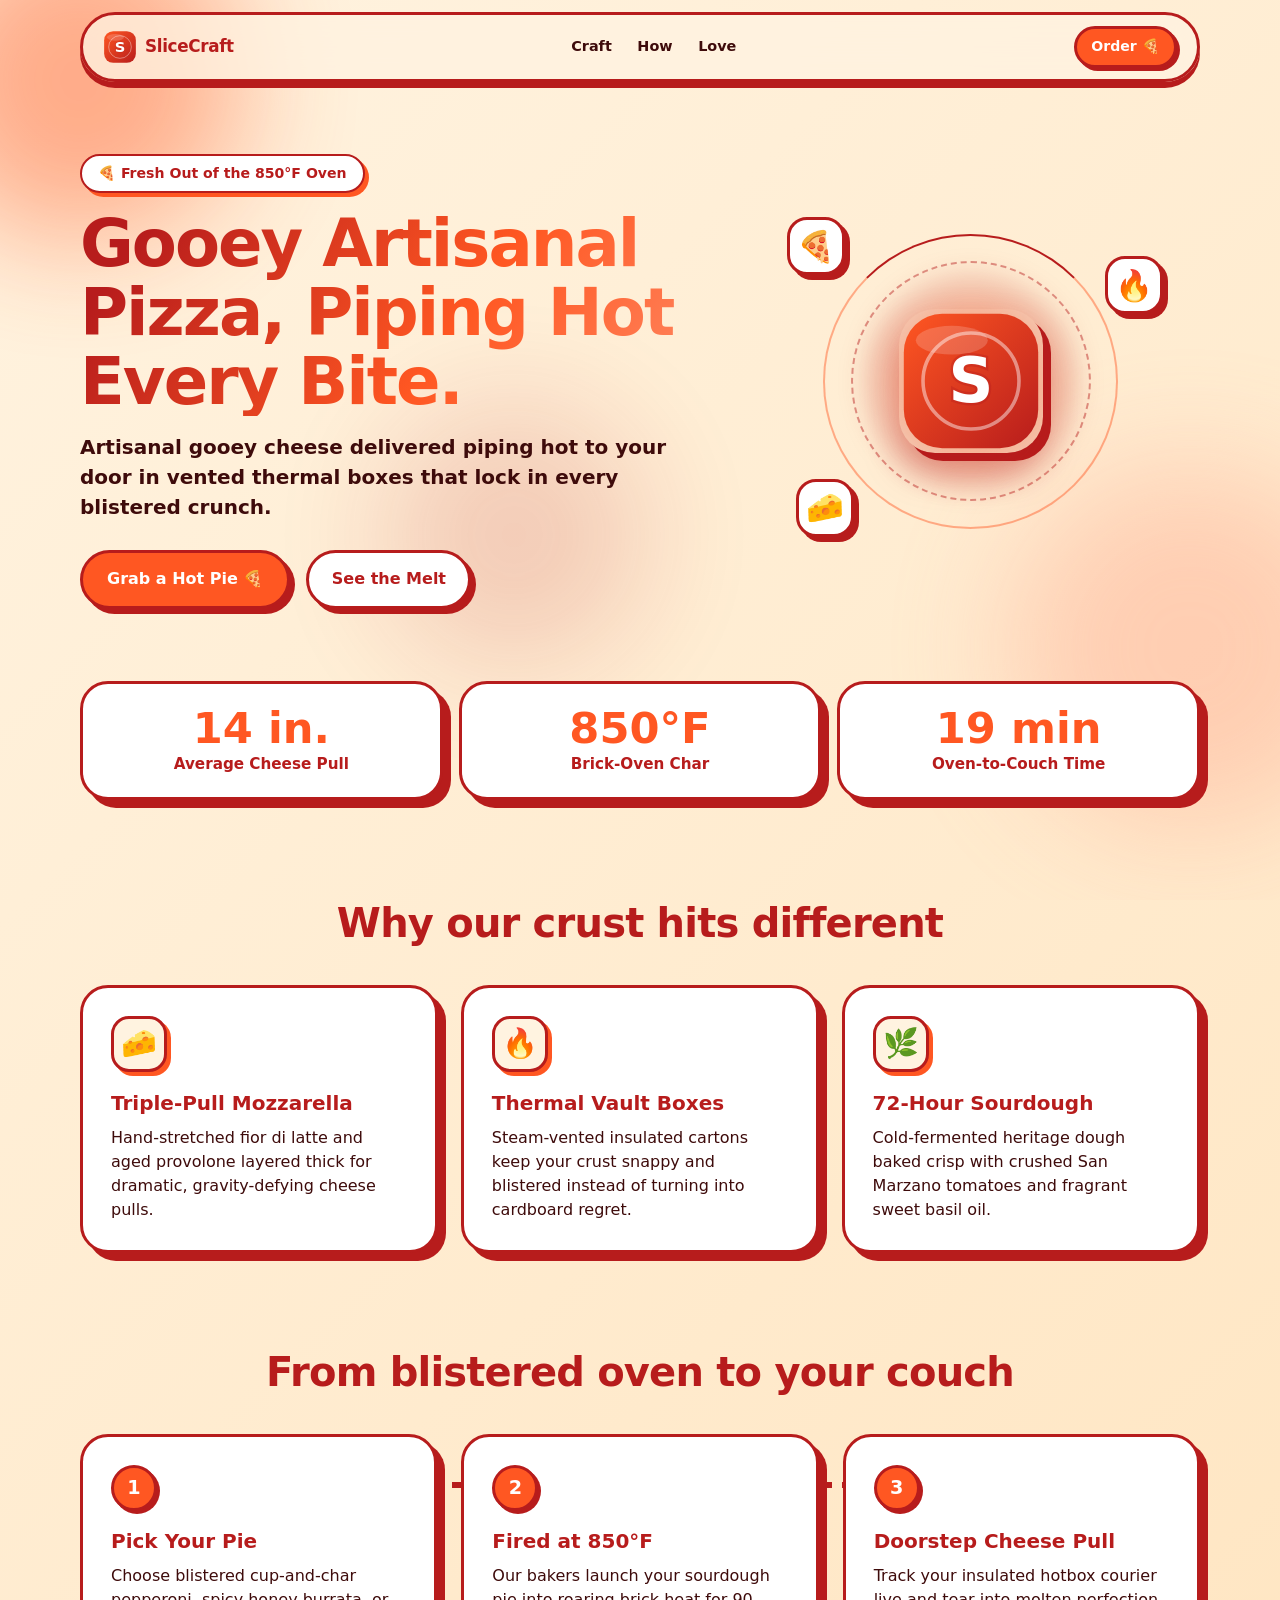
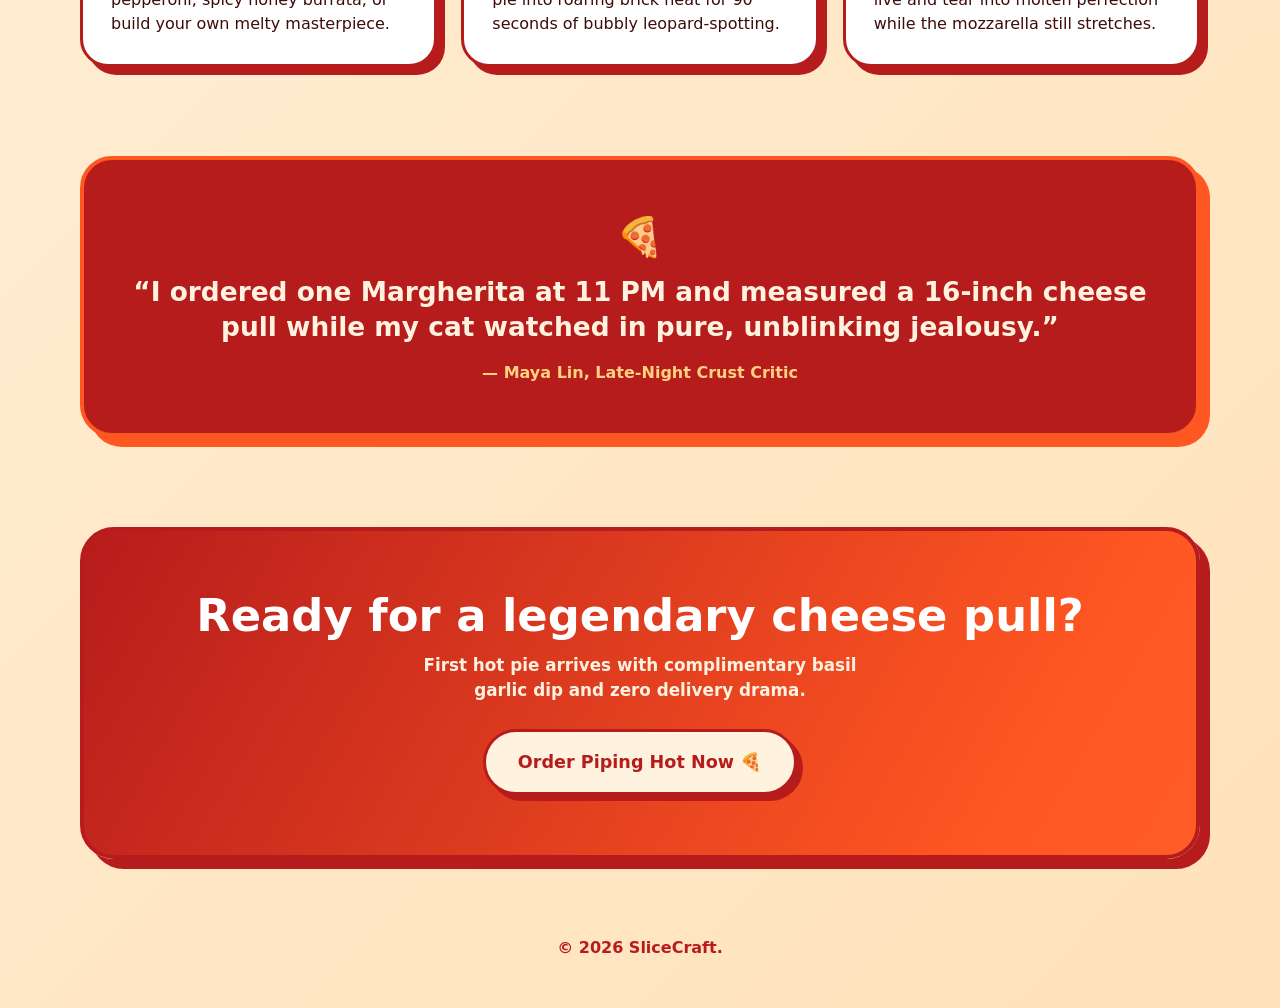
<file: sites/slicecraft-artisanal-gooey-che-20261126-132448/index.html>
<!DOCTYPE html>
<html lang="en">
<head>
  <meta charset="UTF-8">
  <meta name="viewport" content="width=device-width, initial-scale=1.0">
  <title>SliceCraft — Artisanal Gooey Cheese Delivered Hot</title>
  <link rel="stylesheet" href="style.css">
</head>
<body>
  <div class="bg-canvas" aria-hidden="true">
    <span class="blob blob-1"></span>
    <span class="blob blob-2"></span>
    <span class="blob blob-3"></span>
  </div>

  <header class="nav-wrap">
    <nav class="nav" aria-label="Primary">
      <a href="#top" class="brand">
        <span class="brand-logo"><svg xmlns="http://www.w3.org/2000/svg" width="120" height="120" viewBox="0 0 120 120"><defs><linearGradient id="gB71C1CFF5722" x1="0" y1="0" x2="1" y2="1"><stop offset="0" stop-color="#FF5722"/><stop offset="1" stop-color="#B71C1C"/></linearGradient></defs><rect x="4" y="4" width="112" height="112" rx="32" fill="url(#gB71C1CFF5722)"/><circle cx="60" cy="60" r="40" fill="none" stroke="#FFFFFF" stroke-opacity=".45" stroke-width="3"/><ellipse cx="44" cy="26" rx="30" ry="12" fill="#FFFFFF" fill-opacity=".18"/><text x="60" y="63" font-family="system-ui, Arial, sans-serif" font-size="52" font-weight="800" fill="#FFFFFF" text-anchor="middle" dominant-baseline="middle" style="paint-order:stroke" stroke="#B71C1C" stroke-opacity=".35" stroke-width="4">S</text></svg></span>
        <span>SliceCraft</span>
      </a>
      <div class="nav-links">
        <a href="#features">Craft</a>
        <a href="#how">How</a>
        <a href="#reviews">Love</a>
      </div>
      <a href="#order" class="btn btn-pill">Order 🍕</a>
    </nav>
  </header>

  <main id="top">
    <section class="hero container">
      <div class="hero-copy">
        <span class="badge stagger-1">🍕 Fresh Out of the 850°F Oven</span>
        <h1 class="stagger-2">Gooey Artisanal Pizza, Piping Hot Every Bite.</h1>
        <p class="hero-sub stagger-3">Artisanal gooey cheese delivered piping hot to your door in vented thermal boxes that lock in every blistered crunch.</p>
        <div class="hero-actions stagger-4">
          <a href="#order" class="btn btn-primary">Grab a Hot Pie 🍕</a>
          <a href="#how" class="btn btn-secondary">See the Melt</a>
        </div>
      </div>

      <div class="hero-stage" aria-hidden="true">
        <div class="glow-orb"></div>
        <div class="ring ring-1"></div>
        <div class="ring ring-2"></div>
        <div class="hero-logo-wrap">
          <svg xmlns="http://www.w3.org/2000/svg" width="120" height="120" viewBox="0 0 120 120"><defs><linearGradient id="gB71C1CFF5722" x1="0" y1="0" x2="1" y2="1"><stop offset="0" stop-color="#FF5722"/><stop offset="1" stop-color="#B71C1C"/></linearGradient></defs><rect x="4" y="4" width="112" height="112" rx="32" fill="url(#gB71C1CFF5722)"/><circle cx="60" cy="60" r="40" fill="none" stroke="#FFFFFF" stroke-opacity=".45" stroke-width="3"/><ellipse cx="44" cy="26" rx="30" ry="12" fill="#FFFFFF" fill-opacity=".18"/><text x="60" y="63" font-family="system-ui, Arial, sans-serif" font-size="52" font-weight="800" fill="#FFFFFF" text-anchor="middle" dominant-baseline="middle" style="paint-order:stroke" stroke="#B71C1C" stroke-opacity=".35" stroke-width="4">S</text></svg>
        </div>
        <span class="sticker sticker-1">🍕</span>
        <span class="sticker sticker-2">🧀</span>
        <span class="sticker sticker-3">🔥</span>
      </div>
    </section>

    <section class="stats container reveal" aria-label="SliceCraft stats">
      <div class="stat-card"><strong>14 in.</strong><span>Average Cheese Pull</span></div>
      <div class="stat-card"><strong>850°F</strong><span>Brick-Oven Char</span></div>
      <div class="stat-card"><strong>19 min</strong><span>Oven-to-Couch Time</span></div>
    </section>

    <section id="features" class="section container reveal">
      <h2 class="section-title">Why our crust hits different</h2>
      <div class="grid-3">
        <article class="card">
          <span class="chip">🧀</span>
          <h3>Triple-Pull Mozzarella</h3>
          <p>Hand-stretched fior di latte and aged provolone layered thick for dramatic, gravity-defying cheese pulls.</p>
        </article>
        <article class="card">
          <span class="chip">🔥</span>
          <h3>Thermal Vault Boxes</h3>
          <p>Steam-vented insulated cartons keep your crust snappy and blistered instead of turning into cardboard regret.</p>
        </article>
        <article class="card">
          <span class="chip">🌿</span>
          <h3>72-Hour Sourdough</h3>
          <p>Cold-fermented heritage dough baked crisp with crushed San Marzano tomatoes and fragrant sweet basil oil.</p>
        </article>
      </div>
    </section>

    <section id="how" class="section container reveal">
      <h2 class="section-title">From blistered oven to your couch</h2>
      <div class="steps">
        <div class="step">
          <span class="step-num">1</span>
          <h3>Pick Your Pie</h3>
          <p>Choose blistered cup-and-char pepperoni, spicy honey burrata, or build your own melty masterpiece.</p>
        </div>
        <div class="step">
          <span class="step-num">2</span>
          <h3>Fired at 850°F</h3>
          <p>Our bakers launch your sourdough pie into roaring brick heat for 90 seconds of bubbly leopard-spotting.</p>
        </div>
        <div class="step">
          <span class="step-num">3</span>
          <h3>Doorstep Cheese Pull</h3>
          <p>Track your insulated hotbox courier live and tear into molten perfection while the mozzarella still stretches.</p>
        </div>
      </div>
    </section>

    <section id="reviews" class="section container reveal">
      <blockquote class="quote-card">
        <span class="quote-mark" aria-hidden="true">🍕</span>
        <p>“I ordered one Margherita at 11 PM and measured a 16-inch cheese pull while my cat watched in pure, unblinking jealousy.”</p>
        <footer>
— <strong>Maya Lin</strong>, Late-Night Crust Critic</footer>
      </blockquote>
    </section>

    <section id="order" class="section container reveal">
      <div class="cta-band">
        <h2>Ready for a legendary cheese pull?</h2>
        <p>First hot pie arrives with complimentary basil garlic dip and zero delivery drama.</p>
        <a href="#top" class="btn btn-cta">Order Piping Hot Now 🍕</a>
      </div>
    </section>
  </main>

  <footer class="site-footer">© 2026 SliceCraft.</footer>
</body>
</html>
</file>
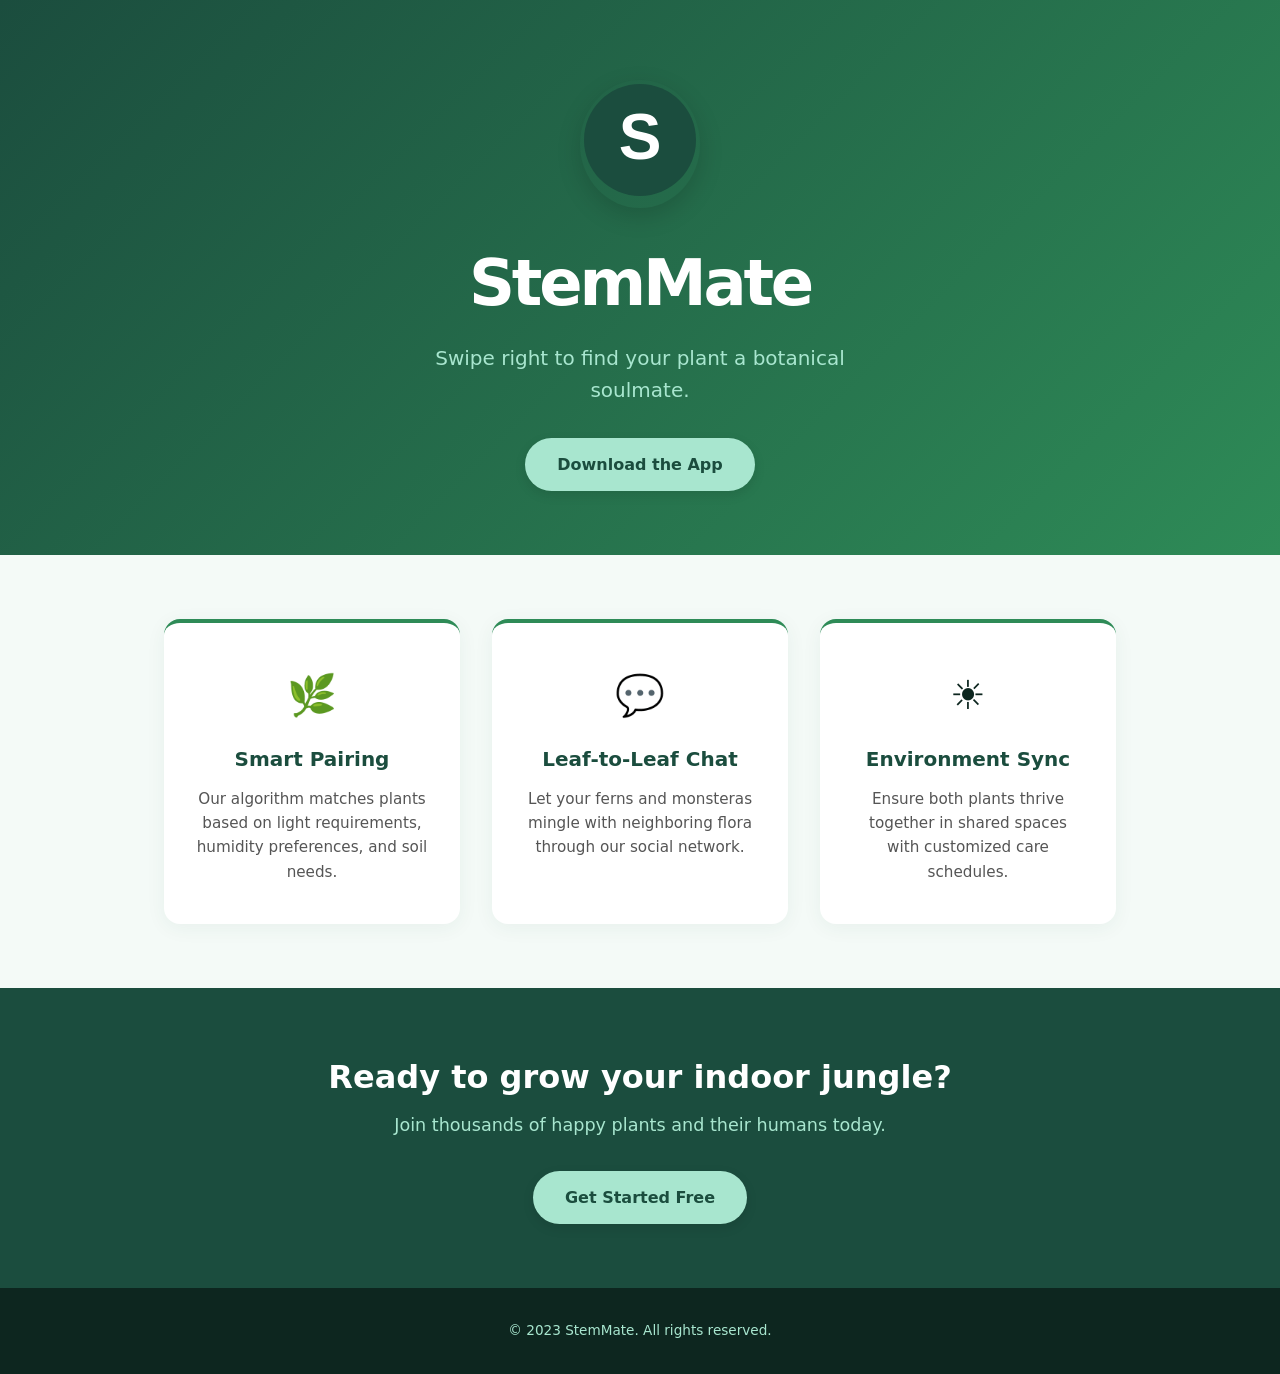
<file: sites/stemmate-20261126-044726/index.html>
<!DOCTYPE html>
<html lang="en">
<head>
    <meta charset="UTF-8">
    <meta name="viewport" content="width=device-width, initial-scale=1.0">
    <title>StemMate</title>
    <link rel="stylesheet" href="style.css">
</head>
<body>
    <header class="hero">
        <div class="logo-container">
            <svg xmlns="http://www.w3.org/2000/svg" width="120" height="120" viewBox="0 0 120 120"><circle cx="60" cy="60" r="56" fill="#1B4D3E"/><text x="60" y="62" font-family="Arial, sans-serif" font-size="64" font-weight="bold" fill="#FFFFFF" text-anchor="middle" dominant-baseline="middle">S</text></svg>
        </div>
        <h1>StemMate</h1>
        <p class="tagline">Swipe right to find your plant a botanical soulmate.</p>
        <a href="#cta" class="btn">Download the App</a>
    </header>

    <main class="features">
        <div class="feature-card">
            <div class="feature-icon">🌿</div>
            <h3>Smart Pairing</h3>
            <p>Our algorithm matches plants based on light requirements, humidity preferences, and soil needs.</p>
        </div>
        <div class="feature-card">
            <div class="feature-icon">💬</div>
            <h3>Leaf-to-Leaf Chat</h3>
            <p>Let your ferns and monsteras mingle with neighboring flora through our social network.</p>
        </div>
        <div class="feature-card">
            <div class="feature-icon">☀️</div>
            <h3>Environment Sync</h3>
            <p>Ensure both plants thrive together in shared spaces with customized care schedules.</p>
        </div>
    </main>

    <section id="cta" class="cta-section">
        <h2>Ready to grow your indoor jungle?</h2>
        <p>Join thousands of happy plants and their humans today.</p>
        <a href="#" class="btn btn-light">Get Started Free</a>
    </section>

    <footer>
        <p>&copy; 2023 StemMate. All rights reserved.</p>
    </footer>
</body>
</html>
</file>
<file: sites/slicecraft-artisanal-gooey-che-20261126-132448/style.css>
:root {
  --dark: #B71C1C;
  --bright: #FF5722;
  --light: #FFF3E0;
  --ink: #3E0B0B;
  --radius: 28px;
  --shadow: 8px 8px 0 var(--dark);
}
*, *::before, *::after { box-sizing: border-box; }
html { scroll-behavior: smooth; }
body {
  margin: 0;
  font-family: system-ui, -apple-system, BlinkMacSystemFont, "Segoe UI", Roboto, sans-serif;
  color: var(--ink);
  background: linear-gradient(135deg, var(--light), #FFE2BA, #FFD3B6, var(--light));
  background-size: 300% 300%;
  animation: bgShift 14s ease infinite;
  overflow-x: clip;
  line-height: 1.5;
}
.bg-canvas { position: fixed; inset: 0; z-index: -1; pointer-events: none; overflow: hidden; }
.blob {
  position: absolute; border-radius: 50%; filter: blur(60px); opacity: 0.45;
  animation: blobDrift 16s ease-in-out infinite alternate;
}
.blob-1 { width: 320px; height: 320px; background: var(--bright); top: -80px; left: -80px; }
.blob-2 { width: 360px; height: 360px; background: #FFAB91; bottom: 8%; right: -90px; animation-delay: -5s; }
.blob-3 { width: 260px; height: 260px; background: var(--dark); top: 45%; left: 30%; opacity: 0.16; animation-delay: -9s; }
.container { width: min(1120px, 100% - 2rem); margin-inline: auto; }
.nav-wrap {
  position: sticky; top: 0.75rem; z-index: 50; width: min(1120px, 100% - 1.5rem); margin: 0.75rem auto 0;
}
.nav {
  display: flex; align-items: center; justify-content: space-between; gap: 0.6rem;
  padding: 0.6rem 0.9rem; border-radius: 999px;
  background: rgba(255, 243, 224, 0.78); backdrop-filter: blur(14px); -webkit-backdrop-filter: blur(14px);
  border: 3px solid var(--dark); box-shadow: 0 6px 0 var(--dark);
}
.brand { display: inline-flex; align-items: center; gap: 0.5rem; text-decoration: none; color: var(--dark); font-weight: 900; font-size: 1.05rem; letter-spacing: -0.02em; }
.brand-logo { width: 34px; height: 34px; display: inline-flex; flex-shrink: 0; }
.brand-logo svg { width: 100%; height: 100%; }
.nav-links { display: flex; align-items: center; gap: 0.85rem; }
.nav-links a { text-decoration: none; color: var(--ink); font-weight: 700; font-size: 0.9rem; transition: color 0.2s; }
.nav-links a:hover { color: var(--bright); }
.btn {
  position: relative; overflow: hidden; display: inline-flex; align-items: center; justify-content: center;
  gap: 0.4rem; text-decoration: none; font-weight: 800; border-radius: 999px; border: 3px solid var(--dark);
  cursor: pointer; transition: transform 0.25s cubic-bezier(0.34, 1.56, 0.64, 1), box-shadow 0.25s ease;
}
.btn::after {
  content: ""; position: absolute; inset: 0; width: 45%; background: linear-gradient(120deg, transparent, rgba(255,255,255,0.55), transparent);
  transform: translateX(-160%) skewX(-20deg); transition: transform 0.6s ease;
}
.btn:hover { transform: translateY(-4px) scale(1.02); }
.btn:hover::after { transform: translateX(260%) skewX(-20deg); }
.btn-pill { padding: 0.45rem 0.9rem; font-size: 0.88rem; background: var(--bright); color: #FFF; box-shadow: 3px 3px 0 var(--dark); white-space: nowrap; }
.btn-primary { padding: 0.9rem 1.5rem; background: var(--bright); color: #FFF; box-shadow: 5px 5px 0 var(--dark); }
.btn-secondary { padding: 0.9rem 1.4rem; background: #FFF; color: var(--dark); box-shadow: 5px 5px 0 var(--dark); }
.hero {
  display: grid; grid-template-columns: 1fr; gap: 2.5rem; align-items: center;
  padding: 3rem 0 2.5rem;
}
.badge {
  display: inline-block; padding: 0.45rem 1rem; border-radius: 999px; background: #FFF;
  border: 2px solid var(--dark); box-shadow: 4px 4px 0 var(--bright); font-weight: 800; font-size: 0.88rem; color: var(--dark);
}
h1 {
  margin: 1rem 0; font-size: clamp(2.3rem, 6.2vw, 4.1rem); line-height: 1.05; letter-spacing: -0.03em; font-weight: 900;
  background: linear-gradient(125deg, var(--dark) 10%, var(--bright) 60%, #FF8A65 100%);
  -webkit-background-clip: text; background-clip: text; color: transparent;
}
.hero-sub { font-size: clamp(1.05rem, 2.2vw, 1.25rem); max-width: 46ch; margin: 0 0 1.75rem; font-weight: 600; }
.hero-actions { display: flex; flex-wrap: wrap; gap: 1rem; }
.stagger-1, .stagger-2, .stagger-3, .stagger-4 { opacity: 0; animation: fadeUp 0.7s cubic-bezier(0.22, 1, 0.36, 1) forwards; }
.stagger-1 { animation-delay: 0.08s; } .stagger-2 { animation-delay: 0.2s; }
.stagger-3 { animation-delay: 0.32s; } .stagger-4 { animation-delay: 0.44s; }
.hero-stage {
  position: relative; min-height: 310px; display: grid; place-items: center;
}
.glow-orb {
  position: absolute; width: 220px; height: 220px; border-radius: 50%;
  background: radial-gradient(circle, rgba(255,87,34,0.65), rgba(183,28,28,0.18) 65%, transparent 75%);
  filter: blur(12px);
}
.ring {
  position: absolute; border-radius: 50%; border: 2px dashed rgba(183, 28, 28, 0.45);
}
.ring-1 { width: 240px; height: 240px; animation: spin 18s linear infinite; }
.ring-2 { width: 295px; height: 295px; border-style: solid; border-color: rgba(255, 87, 34, 0.45); border-top-color: var(--dark); animation: spin 26s linear infinite reverse; }
.hero-logo-wrap {
  position: relative; z-index: 2; width: 144px; height: 144px; border-radius: 36px;
  box-shadow: 0 18px 36px rgba(183, 28, 28, 0.35), 8px 8px 0 var(--dark);
  animation: floatLogo 4.2s ease-in-out infinite;
}
.hero-logo-wrap svg { width: 100%; height: 100%; display: block; border-radius: 36px; }
.sticker {
  position: absolute; z-index: 3; width: 58px; height: 58px; display: grid; place-items: center;
  font-size: 1.9rem; background: #FFF; border: 3px solid var(--dark); border-radius: 20px;
  box-shadow: 5px 5px 0 var(--dark);
}
.sticker-1 { top: 8%; left: 10%; --rot: -12deg; animation: bob 3.6s ease-in-out infinite; }
.sticker-2 { bottom: 10%; left: 12%; --rot: 10deg; animation: bob 4.4s ease-in-out infinite -1.2s; }
.sticker-3 { top: 18%; right: 8%; --rot: 14deg; animation: bob 3.9s ease-in-out infinite -2.1s; }
.stats {
  display: grid; grid-template-columns: 1fr; gap: 1rem; margin-block: 1.5rem 3rem;
}
.stat-card {
  background: #FFF; border: 3px solid var(--dark); border-radius: var(--radius);
  padding: 1.3rem 1.5rem; text-align: center; box-shadow: var(--shadow);
  transition: transform 0.25s cubic-bezier(0.34, 1.56, 0.64, 1), box-shadow 0.25s ease;
}
.stat-card:hover { transform: translateY(-6px); box-shadow: 10px 14px 0 var(--bright); }
.stat-card strong { display: block; font-size: clamp(2rem, 4vw, 2.7rem); color: var(--bright); line-height: 1.1; font-weight: 900; }
.stat-card span { font-weight: 800; color: var(--dark); font-size: 0.95rem; }
.section { padding-block: 2.8rem; }
.section-title { font-size: clamp(1.75rem, 4vw, 2.5rem); text-align: center; margin: 0 0 2rem; color: var(--dark); font-weight: 900; letter-spacing: -0.02em; }
.grid-3 { display: grid; grid-template-columns: 1fr; gap: 1.4rem; }
.card {
  background: #FFF; border: 3px solid var(--dark); border-radius: var(--radius); padding: 1.75rem;
  box-shadow: var(--shadow); transition: transform 0.28s cubic-bezier(0.34, 1.56, 0.64, 1), box-shadow 0.28s ease;
}
.card:hover { transform: translateY(-8px) rotate(-0.8deg); box-shadow: 0 16px 32px rgba(255, 87, 34, 0.3), 10px 10px 0 var(--dark); }
.chip {
  display: inline-grid; place-items: center; width: 56px; height: 56px; font-size: 1.8rem;
  background: var(--light); border: 3px solid var(--dark); border-radius: 18px; box-shadow: 4px 4px 0 var(--bright); margin-bottom: 1rem;
}
.card h3, .step h3 { margin: 0 0 0.5rem; font-size: 1.25rem; color: var(--dark); font-weight: 900; }
.card p, .step p { margin: 0; font-weight: 500; }
.steps { position: relative; display: grid; grid-template-columns: 1fr; gap: 1.5rem; }
.step {
  position: relative; background: #FFF; border: 3px solid var(--dark); border-radius: var(--radius);
  padding: 1.75rem; box-shadow: var(--shadow); z-index: 1;
}
.step-num {
  display: inline-grid; place-items: center; width: 46px; height: 46px; border-radius: 50%;
  background: var(--bright); color: #FFF; font-weight: 900; font-size: 1.2rem;
  border: 3px solid var(--dark); box-shadow: 3px 3px 0 var(--dark); margin-bottom: 0.9rem;
}
.quote-card {
  margin: 0; background: var(--dark); color: var(--light); border-radius: 32px;
  padding: clamp(1.8rem, 4vw, 3rem); border: 4px solid var(--bright); box-shadow: 10px 10px 0 var(--bright);
  text-align: center;
}
.quote-mark { font-size: 2.4rem; display: inline-block; margin-bottom: 0.5rem; }
.quote-card p { font-size: clamp(1.2rem, 2.8vw, 1.65rem); font-weight: 800; line-height: 1.35; margin: 0 0 1rem; }
.quote-card footer { font-size: 1rem; color: #FFD180; font-weight: 600; }
.cta-band {
  text-align: center; padding: clamp(2.2rem, 5vw, 3.8rem) 1.5rem; border-radius: 34px;
  border: 4px solid var(--dark); box-shadow: 10px 10px 0 var(--dark); color: #FFF;
  background: linear-gradient(120deg, var(--dark), var(--bright), #FF7043, var(--dark));
  background-size: 250% 250%; animation: bgShift 8s ease infinite;
}
.cta-band h2 { margin: 0 0 0.75rem; font-size: clamp(1.8rem, 4vw, 2.8rem); font-weight: 900; line-height: 1.1; }
.cta-band p { margin: 0 auto 1.6rem; max-width: 42ch; font-size: 1.05rem; font-weight: 600; color: var(--light); }
.btn-cta { padding: 1.05rem 2rem; font-size: 1.1rem; background: var(--light); color: var(--dark); box-shadow: 6px 6px 0 var(--dark); }
.site-footer { text-align: center; padding: 2rem 1rem 3rem; font-weight: 800; color: var(--dark); }

@media (min-width: 768px) {
  .nav { padding: 0.7rem 1.25rem; }
  .nav-links { gap: 1.6rem; }
  .hero { grid-template-columns: 1.15fr 0.85fr; padding: 4.5rem 0 3rem; }
  .hero-stage { min-height: 390px; }
  .stats, .grid-3, .steps { grid-template-columns: repeat(3, 1fr); }
  .steps::before {
    content: ""; position: absolute; top: 48px; left: 10%; right: 10%; height: 6px;
    background: repeating-linear-gradient(90deg, var(--dark) 0 16px, transparent 16px 26px); z-index: 0;
  }
}
@supports (animation-timeline: view()) {
  .reveal { animation: scrollReveal linear both; animation-timeline: view(); animation-range: entry 5% cover 28%; }
}
@keyframes bgShift { 0%, 100% { background-position: 0% 50%; } 50% { background-position: 100% 50%; } }
@keyframes blobDrift { 0% { transform: translate(0, 0) scale(1); } 100% { transform: translate(35px, -30px) scale(1.12); } }
@keyframes fadeUp { from { opacity: 0; transform: translateY(24px); } to { opacity: 1; transform: translateY(0); } }
@keyframes floatLogo { 0%, 100% { transform: translateY(0) rotate(-2deg); } 50% { transform: translateY(-14px) rotate(2deg); } }
@keyframes spin { to { transform: rotate(360deg); } }
@keyframes bob { 0%, 100% { transform: translateY(0) rotate(var(--rot)); } 50% { transform: translateY(-14px) rotate(calc(var(--rot) * -1)); } }
@keyframes scrollReveal { from { opacity: 0; transform: translateY(34px) scale(0.97); } to { opacity: 1; transform: translateY(0) scale(1); } }
@media (prefers-reduced-motion: reduce) {
  *, *::before, *::after { animation: none !important; transition: none !important; }
  .stagger-1, .stagger-2, .stagger-3, .stagger-4, .reveal { opacity: 1 !important; transform: none !important; }
}

/* Added by the Director: never scroll sideways on phones */
html, body { overflow-x: clip; }
</file>
<file: sites/stemmate-20261126-044726/style.css>
:root {
    --primary: #1B4D3E;
    --secondary: #2E8B57;
    --accent: #A8E6CF;
    --light: #F4FAF7;
    --dark: #0D261F;
}

* {
    margin: 0;
    padding: 0;
    box-sizing: border-box;
}

body {
    font-family: system-ui, -apple-system, BlinkMacSystemFont, "Segoe UI", Roboto, sans-serif;
    background-color: var(--light);
    color: var(--dark);
    line-height: 1.6;
    text-align: center;
}

.hero {
    background: linear-gradient(135deg, var(--primary), var(--secondary));
    color: #FFFFFF;
    padding: 5rem 1.5rem 4rem;
    display: flex;
    flex-direction: column;
    align-items: center;
}

.logo-container {
    margin-bottom: 1.5rem;
    box-shadow: 0 8px 24px rgba(0, 0, 0, 0.15);
    border-radius: 50%;
}

.hero h1 {
    font-size: 3rem;
    margin-bottom: 0.5rem;
    letter-spacing: -0.05em;
}

.tagline {
    font-size: 1.25rem;
    max-width: 500px;
    margin-bottom: 2rem;
    color: var(--accent);
}

.btn {
    display: inline-block;
    background-color: var(--accent);
    color: var(--primary);
    padding: 0.85rem 2rem;
    border-radius: 50px;
    font-weight: bold;
    text-decoration: none;
    transition: transform 0.2s, box-shadow 0.2s;
    box-shadow: 0 4px 12px rgba(0, 0, 0, 0.1);
}

.btn:hover {
    transform: translateY(-2px);
    box-shadow: 0 6px 16px rgba(0, 0, 0, 0.15);
}

.features {
    display: flex;
    flex-direction: column;
    gap: 2rem;
    max-width: 1000px;
    margin: 4rem auto;
    padding: 0 1.5rem;
}

.feature-card {
    background: #FFFFFF;
    padding: 2.5rem 2rem;
    border-radius: 16px;
    box-shadow: 0 4px 20px rgba(27, 77, 62, 0.06);
    border-top: 4px solid var(--secondary);
}

.feature-icon {
    font-size: 2.5rem;
    margin-bottom: 1rem;
}

.feature-card h3 {
    color: var(--primary);
    margin-bottom: 0.75rem;
    font-size: 1.25rem;
}

.feature-card p {
    color: #555;
    font-size: 0.95rem;
}

.cta-section {
    background-color: var(--primary);
    color: #FFFFFF;
    padding: 4rem 1.5rem;
    margin-top: 4rem;
}

.cta-section h2 {
    font-size: 2rem;
    margin-bottom: 0.5rem;
}

.cta-section p {
    color: var(--accent);
    margin-bottom: 2rem;
    font-size: 1.1rem;
}

.btn-light {
    background-color: var(--accent);
    color: var(--primary);
}

footer {
    padding: 2rem 1.5rem;
    background-color: #0D261F;
    color: var(--accent);
    font-size: 0.85rem;
}

@media (min-width: 768px) {
    .features {
        flex-direction: row;
    }
    
    .feature-card {
        flex: 1;
    }
    
    .hero h1 {
        font-size: 4rem;
    }
}
</file>
